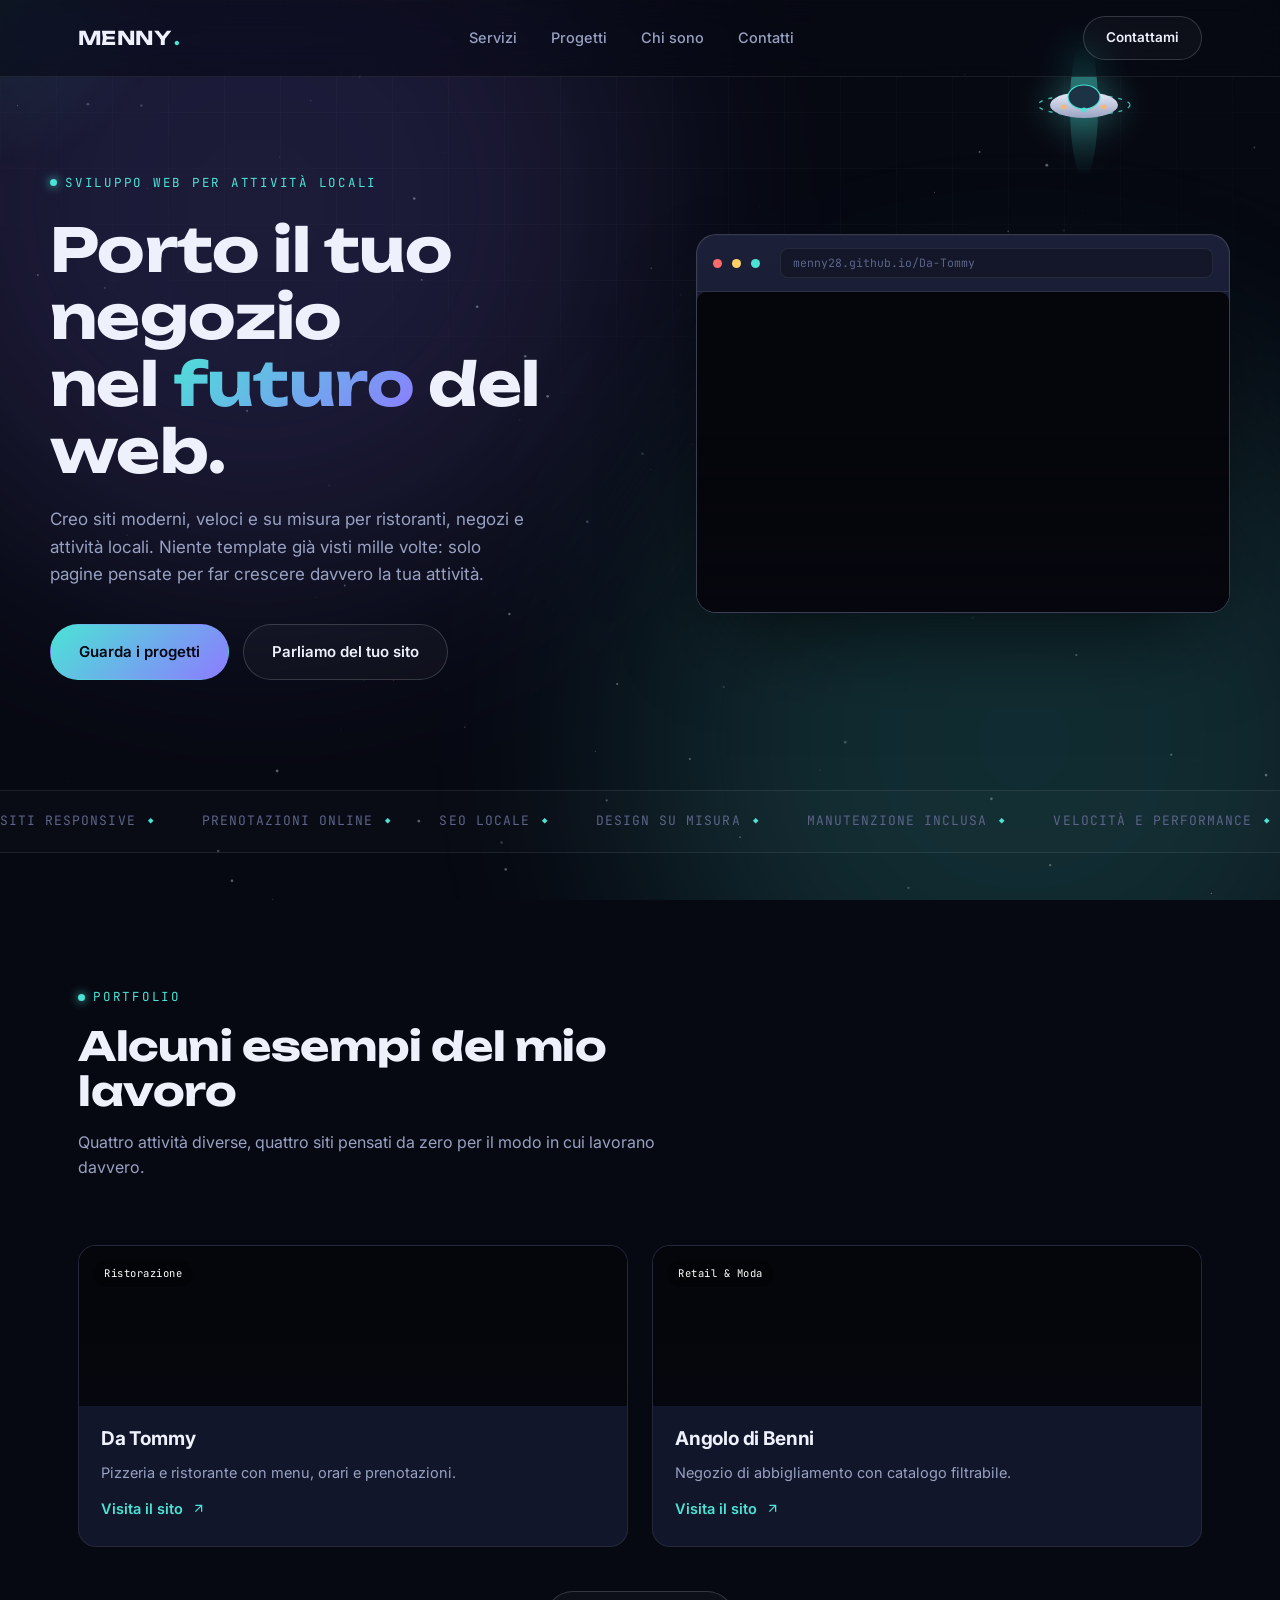
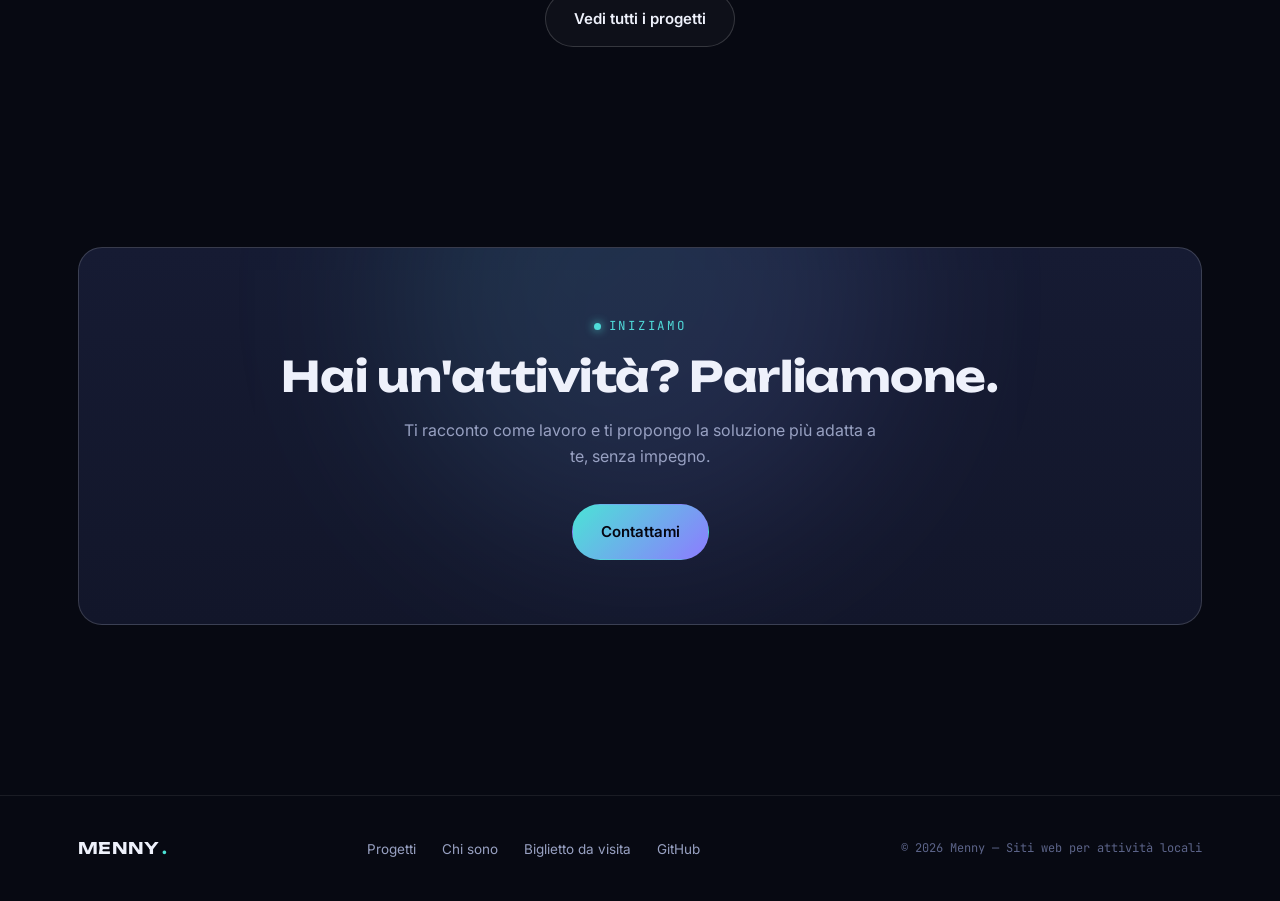
<file: index.html>
<!DOCTYPE html>
<html lang="it">
<head>
<meta charset="UTF-8">
<meta name="viewport" content="width=device-width, initial-scale=1.0">
<title>Menny — Siti web per attività locali</title>
<meta name="description" content="Creo siti web moderni e su misura per ristoranti, negozi e attività locali. Portfolio, progetti demo e contatti.">
<link rel="preconnect" href="https://fonts.googleapis.com">
<link rel="preconnect" href="https://fonts.gstatic.com" crossorigin>
<link href="https://fonts.googleapis.com/css2?family=Unbounded:wght@500;700;900&family=Inter:wght@400;500;600;700&family=JetBrains+Mono:wght@400;500&display=swap" rel="stylesheet">
<link rel="stylesheet" href="css/style.css">
</head>
<body>

<div id="scroll-progress" aria-hidden="true"></div>
<div id="cursor-glow" aria-hidden="true"></div>
<canvas id="starfield" aria-hidden="true"></canvas>
<div class="ambient" aria-hidden="true"></div>
<div class="grid-overlay" aria-hidden="true"></div>

<header>
  <nav>
    <a href="index.html" class="logo">MENNY<span>.</span></a>
    <ul class="nav-links">
      <li><a href="servizi.html">Servizi</a></li>
      <li><a href="progetti.html">Progetti</a></li>
      <li><a href="chi-sono.html">Chi sono</a></li>
      <li><a href="contatti.html">Contatti</a></li>
    </ul>
    <div class="nav-cta">
      <a href="contatti.html" class="btn btn-ghost btn-sm">Contattami</a>
    </div>
    <button class="menu-toggle" aria-label="Apri menu"><span></span><span></span><span></span></button>
  </nav>
</header>

<main>

  <section class="hero wrap">
    <div class="hero-copy hero-reveal">
      <span class="eyebrow">Sviluppo web per attività locali</span>
      <h1>Porto il tuo negozio<br>nel <span class="grad-text">futuro</span> del web.</h1>
      <p>Creo siti moderni, veloci e su misura per ristoranti, negozi e attività locali. Niente template già visti mille volte: solo pagine pensate per far crescere davvero la tua attività.</p>
      <div class="hero-actions">
        <a href="progetti.html" class="btn btn-primary">Guarda i progetti</a>
        <a href="contatti.html" class="btn btn-ghost">Parliamo del tuo sito</a>
      </div>
    </div>

    <div class="hud" aria-hidden="true">
      <div class="hud-bar">
        <div class="hud-dot"></div><div class="hud-dot"></div><div class="hud-dot"></div>
        <div class="hud-url" id="hud-url">menny28.github.io/Da-Tommy</div>
      </div>
      <div class="hud-stage">
        <div class="hud-frame is-active" data-url="menny28.github.io/Da-Tommy">
          <div class="site-preview" style="flex:1; border-radius:10px;">
            <iframe src="https://menny28.github.io/Da-Tommy/" loading="lazy" title="Anteprima Da Tommy" tabindex="-1"></iframe>
          </div>
          <div class="hud-caption">Ristorante · Pizzeria — <b>menu &amp; prenotazioni</b></div>
        </div>
        <div class="hud-frame" data-url="menny28.github.io/Dolce-Chiara">
          <div class="site-preview" style="flex:1; border-radius:10px;">
            <iframe src="https://menny28.github.io/Dolce-Chiara/" loading="lazy" title="Anteprima Dolce Chiara" tabindex="-1"></iframe>
          </div>
          <div class="hud-caption">Pasticceria &amp; caffetteria — <b>catalogo prodotti</b></div>
        </div>
        <div class="hud-frame" data-url="menny28.github.io/Angolo-di-Benni">
          <div class="site-preview" style="flex:1; border-radius:10px;">
            <iframe src="https://menny28.github.io/Angolo-di-Benni/" loading="lazy" title="Anteprima Angolo di Benni" tabindex="-1"></iframe>
          </div>
          <div class="hud-caption">Abbigliamento — <b>catalogo filtrabile</b></div>
        </div>
        <div class="hud-frame" data-url="menny28.github.io/Polleria-Osvaldo">
          <div class="site-preview" style="flex:1; border-radius:10px;">
            <iframe src="https://menny28.github.io/Polleria-Osvaldo/" loading="lazy" title="Anteprima La Polleria" tabindex="-1"></iframe>
          </div>
          <div class="hud-caption">Polleria · Rosticceria — <b>ordini WhatsApp</b></div>
        </div>
      </div>
    </div>

    <div class="ufo-wrap" aria-hidden="true">
      <svg viewBox="0 0 150 130" width="150" height="130">
        <ellipse class="ufo-beam" cx="75" cy="60" rx="14" ry="70" fill="url(#beamGrad)"/>
        <defs>
          <linearGradient id="beamGrad" x1="0" y1="0" x2="0" y2="1">
            <stop offset="0%" stop-color="#4be3d6" stop-opacity="0.55"/>
            <stop offset="100%" stop-color="#4be3d6" stop-opacity="0"/>
          </linearGradient>
          <linearGradient id="hullGrad" x1="0" y1="0" x2="0" y2="1">
            <stop offset="0%" stop-color="#e9ecf7"/>
            <stop offset="100%" stop-color="#9aa3c4"/>
          </linearGradient>
        </defs>
        <ellipse class="ufo-ring" cx="75" cy="58" rx="46" ry="10" fill="none" stroke="#4be3d6" stroke-width="1.4" stroke-dasharray="4 6" opacity="0.8"/>
        <ellipse cx="75" cy="58" rx="34" ry="13" fill="url(#hullGrad)"/>
        <ellipse cx="75" cy="50" rx="16" ry="12" fill="#161b33" stroke="#4be3d6" stroke-width="1.2"/>
        <ellipse cx="75" cy="50" rx="16" ry="12" fill="#4be3d6" opacity="0.12"/>
        <circle cx="55" cy="60" r="2.4" fill="#ffb463"/>
        <circle cx="75" cy="63" r="2.4" fill="#4be3d6"/>
        <circle cx="95" cy="60" r="2.4" fill="#ffb463"/>
      </svg>
    </div>
  </section>

  <div class="marquee-wrap">
    <div class="marquee" id="marquee">
      <span>Siti responsive</span><span>Prenotazioni online</span><span>SEO locale</span><span>Design su misura</span><span>Manutenzione inclusa</span><span>Velocità e performance</span>
      <span>Siti responsive</span><span>Prenotazioni online</span><span>SEO locale</span><span>Design su misura</span><span>Manutenzione inclusa</span><span>Velocità e performance</span>
    </div>
  </div>

  <section class="section">
    <div class="wrap">
      <div class="section-head reveal-up">
        <span class="eyebrow">Portfolio</span>
        <h2>Alcuni esempi del mio lavoro</h2>
        <p>Quattro attività diverse, quattro siti pensati da zero per il modo in cui lavorano davvero.</p>
      </div>
      <div class="projects">
        <a class="project-card reveal-up" href="https://menny28.github.io/Da-Tommy/" target="_blank" rel="noopener">
          <div class="project-top site-preview">
            <iframe src="https://menny28.github.io/Da-Tommy/" loading="lazy" title="Anteprima Da Tommy" tabindex="-1"></iframe>
            <span class="project-tag">Ristorazione</span>
          </div>
          <div class="project-body">
            <h3>Da Tommy</h3>
            <p>Pizzeria e ristorante con menu, orari e prenotazioni.</p>
            <span class="project-link">Visita il sito <svg viewBox="0 0 24 24" fill="none" stroke="currentColor" stroke-width="2"><path d="M7 17L17 7M7 7h10v10"/></svg></span>
          </div>
        </a>
        <a class="project-card reveal-up" href="https://menny28.github.io/Angolo-di-Benni/" target="_blank" rel="noopener">
          <div class="project-top site-preview">
            <iframe src="https://menny28.github.io/Angolo-di-Benni/" loading="lazy" title="Anteprima Angolo di Benni" tabindex="-1"></iframe>
            <span class="project-tag">Retail &amp; Moda</span>
          </div>
          <div class="project-body">
            <h3>Angolo di Benni</h3>
            <p>Negozio di abbigliamento con catalogo filtrabile.</p>
            <span class="project-link">Visita il sito <svg viewBox="0 0 24 24" fill="none" stroke="currentColor" stroke-width="2"><path d="M7 17L17 7M7 7h10v10"/></svg></span>
          </div>
        </a>
      </div>
      <div style="text-align:center; margin-top:44px;">
        <a href="progetti.html" class="btn btn-ghost reveal-up">Vedi tutti i progetti</a>
      </div>
    </div>
  </section>

  <section class="section compact">
    <div class="wrap">
      <div class="contact-panel reveal-up">
        <span class="eyebrow">Iniziamo</span>
        <h2 style="margin-top:16px;">Hai un'attività? Parliamone.</h2>
        <p>Ti racconto come lavoro e ti propongo la soluzione più adatta a te, senza impegno.</p>
        <div class="contact-actions">
          <a href="contatti.html" class="btn btn-primary">Contattami</a>
        </div>
      </div>
    </div>
  </section>

</main>

<footer>
  <div class="wrap footer-row">
    <a href="index.html" class="logo" style="font-size:16px;">MENNY<span>.</span></a>
    <ul class="footer-links">
      <li><a href="progetti.html">Progetti</a></li>
      <li><a href="chi-sono.html">Chi sono</a></li>
      <li><a href="biglietto-da-visita.html">Biglietto da visita</a></li>
      <li><a href="https://github.com/menny28" target="_blank" rel="noopener">GitHub</a></li>
    </ul>
    <span class="footer-note">© <span id="footer-year">2026</span> Menny — Siti web per attività locali</span>
  </div>
</footer>

<script src="js/main.js"></script>
</body>
</html>
</file>
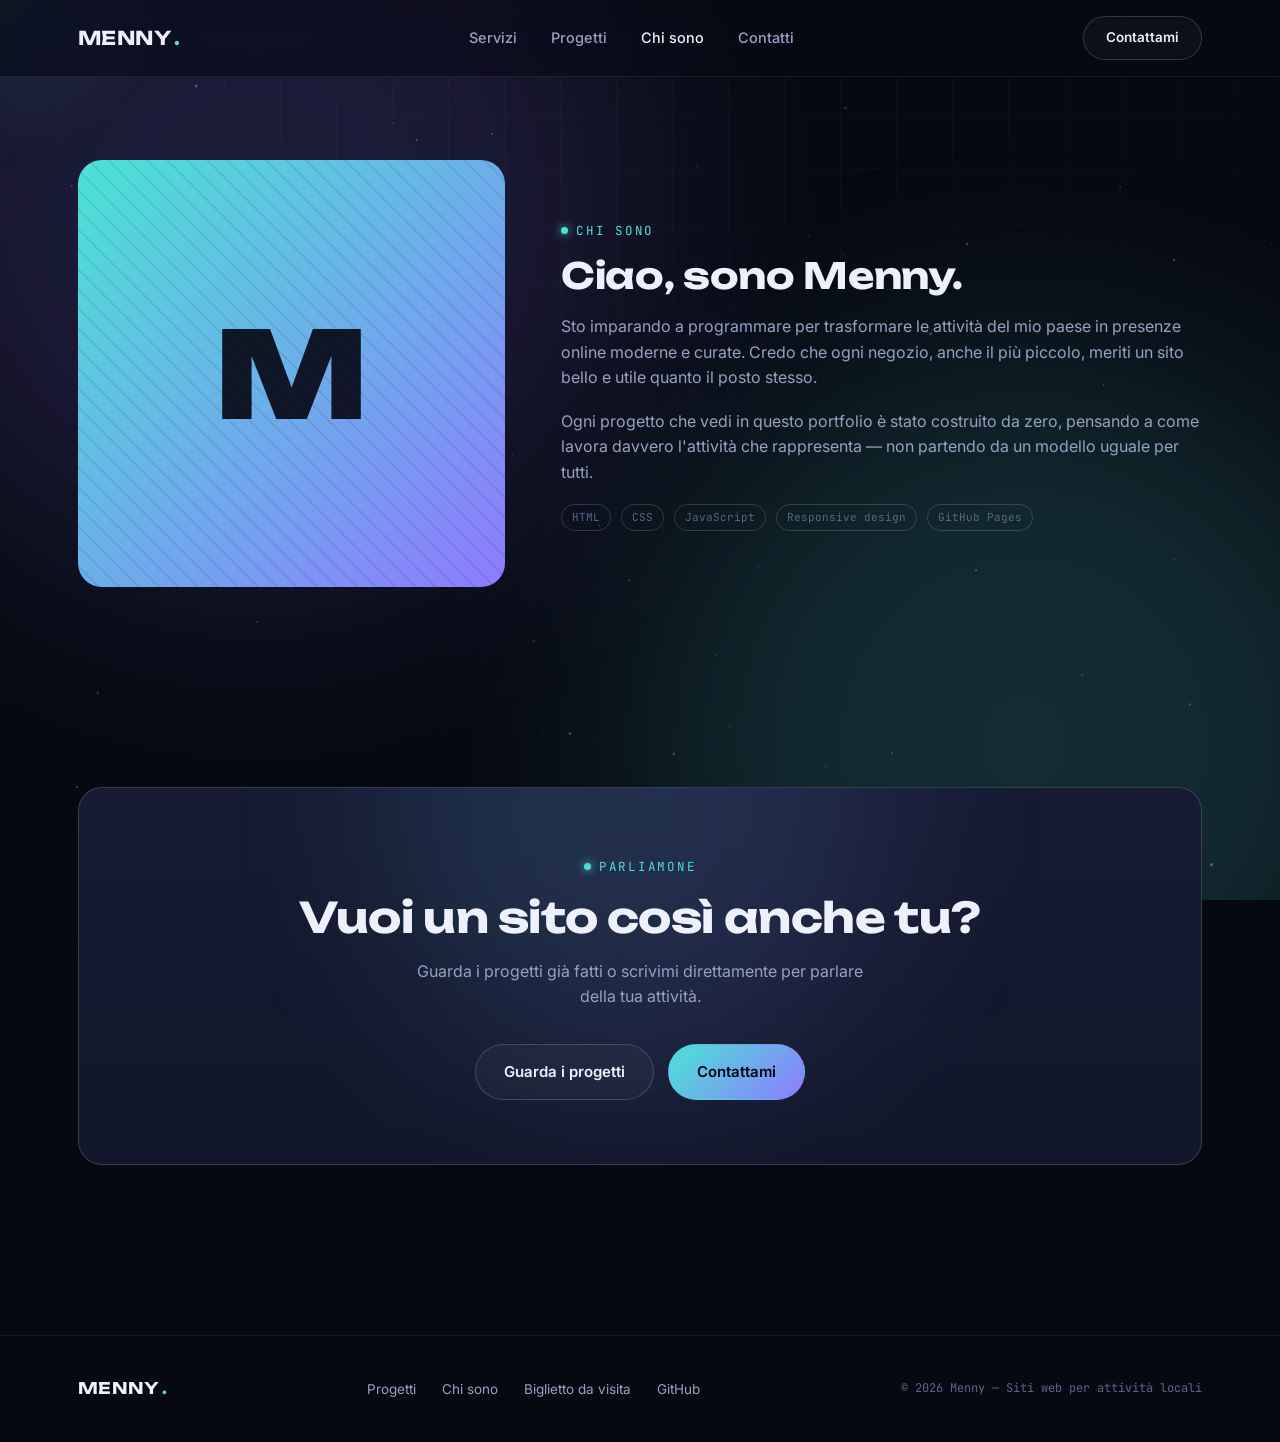
<file: chi-sono.html>
<!DOCTYPE html>
<html lang="it">
<head>
<meta charset="UTF-8">
<meta name="viewport" content="width=device-width, initial-scale=1.0">
<title>Chi sono — Menny</title>
<meta name="description" content="Chi sono e perché costruisco siti web per le attività del mio paese.">
<link rel="preconnect" href="https://fonts.googleapis.com">
<link rel="preconnect" href="https://fonts.gstatic.com" crossorigin>
<link href="https://fonts.googleapis.com/css2?family=Unbounded:wght@500;700;900&family=Inter:wght@400;500;600;700&family=JetBrains+Mono:wght@400;500&display=swap" rel="stylesheet">
<link rel="stylesheet" href="css/style.css">
</head>
<body>

<div id="scroll-progress" aria-hidden="true"></div>
<div id="cursor-glow" aria-hidden="true"></div>
<canvas id="starfield" aria-hidden="true"></canvas>
<div class="ambient" aria-hidden="true"></div>
<div class="grid-overlay" aria-hidden="true"></div>

<header>
  <nav>
    <a href="index.html" class="logo">MENNY<span>.</span></a>
    <ul class="nav-links">
      <li><a href="servizi.html">Servizi</a></li>
      <li><a href="progetti.html">Progetti</a></li>
      <li><a href="chi-sono.html" class="is-current">Chi sono</a></li>
      <li><a href="contatti.html">Contatti</a></li>
    </ul>
    <div class="nav-cta">
      <a href="contatti.html" class="btn btn-ghost btn-sm">Contattami</a>
    </div>
    <button class="menu-toggle" aria-label="Apri menu"><span></span><span></span><span></span></button>
  </nav>
</header>

<main>

  <section class="section" style="padding-top:160px;">
    <div class="wrap about">
      <div class="avatar-block reveal-up">
        <span class="avatar-mono">M</span>
      </div>
      <div class="about-text reveal-up">
        <span class="eyebrow">Chi sono</span>
        <h2>Ciao, sono Menny.</h2>
        <p>Sto imparando a programmare per trasformare le attività del mio paese in presenze online moderne e curate. Credo che ogni negozio, anche il più piccolo, meriti un sito bello e utile quanto il posto stesso.</p>
        <p>Ogni progetto che vedi in questo portfolio è stato costruito da zero, pensando a come lavora davvero l'attività che rappresenta — non partendo da un modello uguale per tutti.</p>
        <div class="skill-pills">
          <span class="pill">HTML</span><span class="pill">CSS</span><span class="pill">JavaScript</span><span class="pill">Responsive design</span><span class="pill">GitHub Pages</span>
        </div>
      </div>
    </div>
  </section>

  <section class="section compact">
    <div class="wrap">
      <div class="contact-panel reveal-up">
        <span class="eyebrow">Parliamone</span>
        <h2 style="margin-top:16px;">Vuoi un sito così anche tu?</h2>
        <p>Guarda i progetti già fatti o scrivimi direttamente per parlare della tua attività.</p>
        <div class="contact-actions">
          <a href="progetti.html" class="btn btn-ghost">Guarda i progetti</a>
          <a href="contatti.html" class="btn btn-primary">Contattami</a>
        </div>
      </div>
    </div>
  </section>

</main>

<footer>
  <div class="wrap footer-row">
    <a href="index.html" class="logo" style="font-size:16px;">MENNY<span>.</span></a>
    <ul class="footer-links">
      <li><a href="progetti.html">Progetti</a></li>
      <li><a href="chi-sono.html">Chi sono</a></li>
      <li><a href="biglietto-da-visita.html">Biglietto da visita</a></li>
      <li><a href="https://github.com/menny28" target="_blank" rel="noopener">GitHub</a></li>
    </ul>
    <span class="footer-note">© <span id="footer-year">2026</span> Menny — Siti web per attività locali</span>
  </div>
</footer>

<script src="js/main.js"></script>
</body>
</html>
</file>
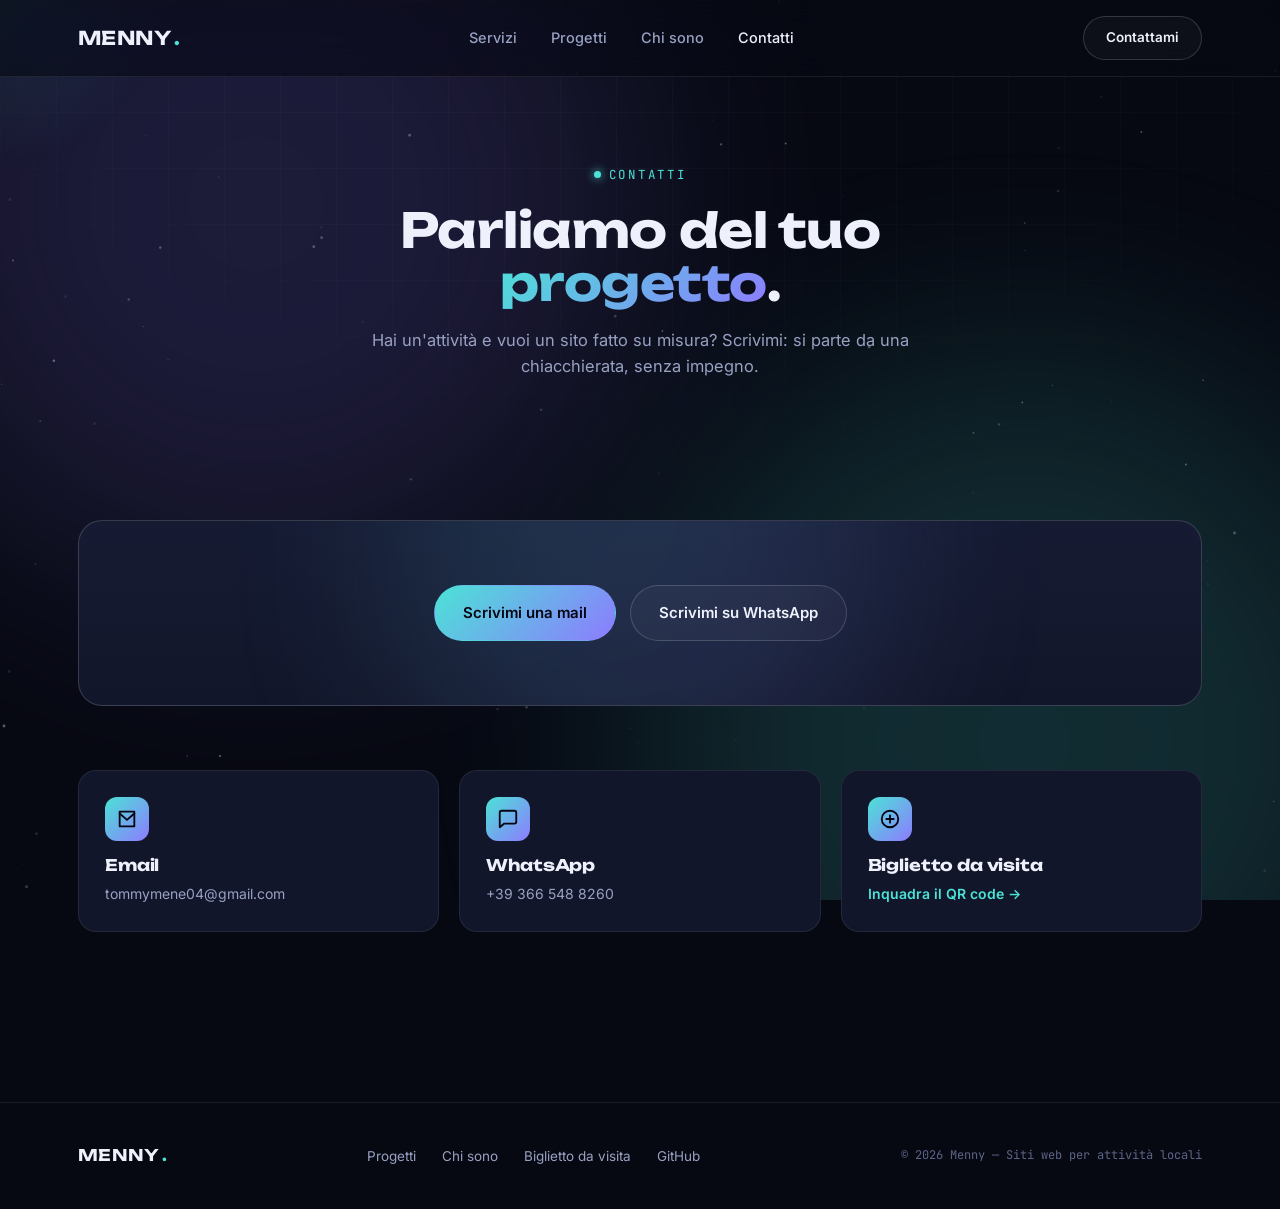
<file: contatti.html>
<!DOCTYPE html>
<html lang="it">
<head>
<meta charset="UTF-8">
<meta name="viewport" content="width=device-width, initial-scale=1.0">
<title>Contatti — Menny</title>
<meta name="description" content="Contattami per parlare del sito della tua attività: email o WhatsApp.">
<link rel="preconnect" href="https://fonts.googleapis.com">
<link rel="preconnect" href="https://fonts.gstatic.com" crossorigin>
<link href="https://fonts.googleapis.com/css2?family=Unbounded:wght@500;700;900&family=Inter:wght@400;500;600;700&family=JetBrains+Mono:wght@400;500&display=swap" rel="stylesheet">
<link rel="stylesheet" href="css/style.css">
</head>
<body>

<div id="scroll-progress" aria-hidden="true"></div>
<div id="cursor-glow" aria-hidden="true"></div>
<canvas id="starfield" aria-hidden="true"></canvas>
<div class="ambient" aria-hidden="true"></div>
<div class="grid-overlay" aria-hidden="true"></div>

<header>
  <nav>
    <a href="index.html" class="logo">MENNY<span>.</span></a>
    <ul class="nav-links">
      <li><a href="servizi.html">Servizi</a></li>
      <li><a href="progetti.html">Progetti</a></li>
      <li><a href="chi-sono.html">Chi sono</a></li>
      <li><a href="contatti.html" class="is-current">Contatti</a></li>
    </ul>
    <div class="nav-cta">
      <a href="contatti.html" class="btn btn-ghost btn-sm">Contattami</a>
    </div>
    <button class="menu-toggle" aria-label="Apri menu"><span></span><span></span><span></span></button>
  </nav>
</header>

<main>

  <section class="page-hero wrap">
    <span class="eyebrow">Contatti</span>
    <h1>Parliamo del tuo <span class="grad-text">progetto</span>.</h1>
    <p>Hai un'attività e vuoi un sito fatto su misura? Scrivimi: si parte da una chiacchierata, senza impegno.</p>
  </section>

  <section class="section compact">
    <div class="wrap">
      <div class="contact-panel reveal-up">
        <div class="contact-actions">
          <a href="mailto:tommymene04@gmail.com" class="btn btn-primary">Scrivimi una mail</a>
          <a href="https://wa.me/393665488260" target="_blank" rel="noopener" class="btn btn-ghost">Scrivimi su WhatsApp</a>
        </div>
      </div>

      <div class="contact-methods">
        <div class="contact-method reveal-up">
          <div class="service-icon"><svg viewBox="0 0 24 24" fill="none" stroke-width="2" stroke-linecap="round" stroke-linejoin="round"><path d="M4 4h16v16H4z"/><path d="M4 6l8 7 8-7"/></svg></div>
          <h3>Email</h3>
          <p>tommymene04@gmail.com</p>
        </div>
        <div class="contact-method reveal-up">
          <div class="service-icon"><svg viewBox="0 0 24 24" fill="none" stroke-width="2" stroke-linecap="round" stroke-linejoin="round"><path d="M21 15a2 2 0 0 1-2 2H8l-5 4V5a2 2 0 0 1 2-2h14a2 2 0 0 1 2 2z"/></svg></div>
          <h3>WhatsApp</h3>
          <p>+39 366 548 8260</p>
        </div>
        <div class="contact-method reveal-up">
          <div class="service-icon"><svg viewBox="0 0 24 24" fill="none" stroke-width="2" stroke-linecap="round" stroke-linejoin="round"><circle cx="12" cy="12" r="9"/><path d="M8 12h8M12 8v8"/></svg></div>
          <h3>Biglietto da visita</h3>
          <p><a href="biglietto-da-visita.html" style="color:var(--cyan); font-weight:600;">Inquadra il QR code →</a></p>
        </div>
      </div>
    </div>
  </section>

</main>

<footer>
  <div class="wrap footer-row">
    <a href="index.html" class="logo" style="font-size:16px;">MENNY<span>.</span></a>
    <ul class="footer-links">
      <li><a href="progetti.html">Progetti</a></li>
      <li><a href="chi-sono.html">Chi sono</a></li>
      <li><a href="biglietto-da-visita.html">Biglietto da visita</a></li>
      <li><a href="https://github.com/menny28" target="_blank" rel="noopener">GitHub</a></li>
    </ul>
    <span class="footer-note">© <span id="footer-year">2026</span> Menny — Siti web per attività locali</span>
  </div>
</footer>

<script src="js/main.js"></script>
</body>
</html>
</file>
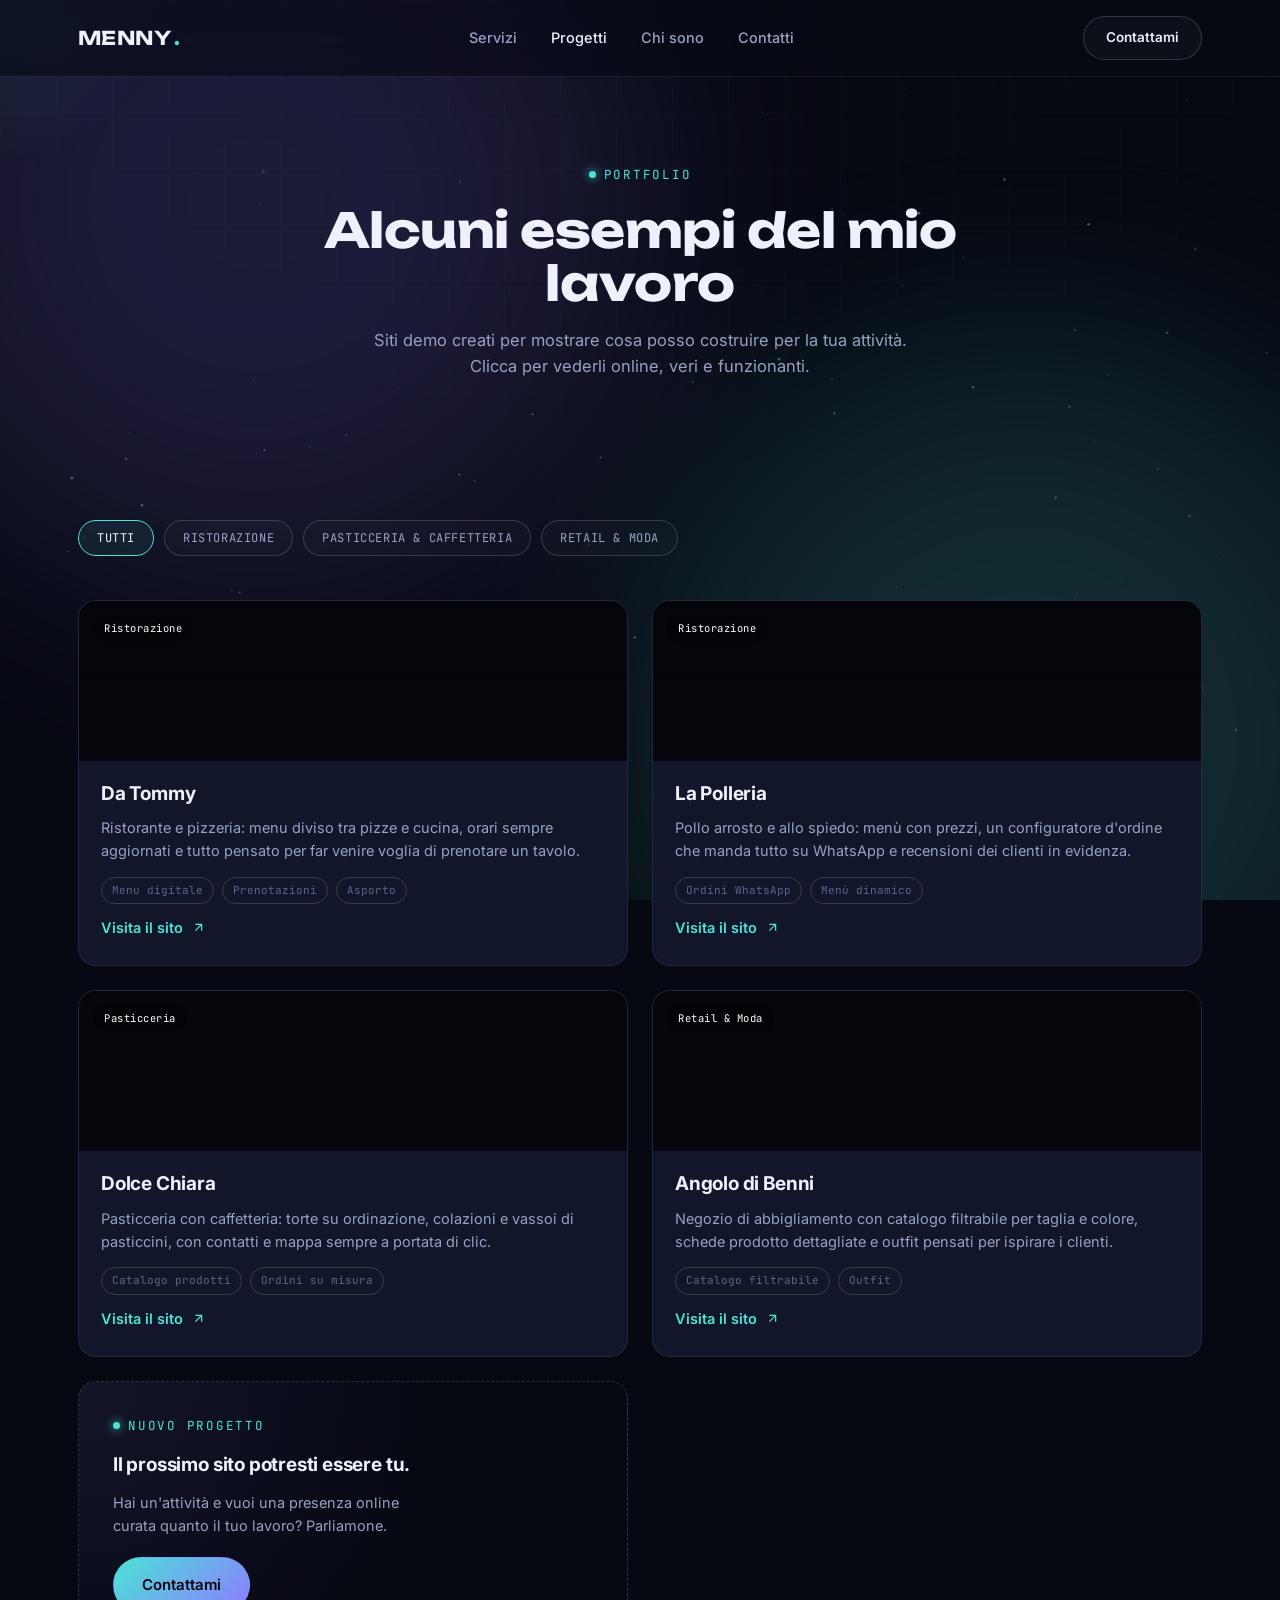
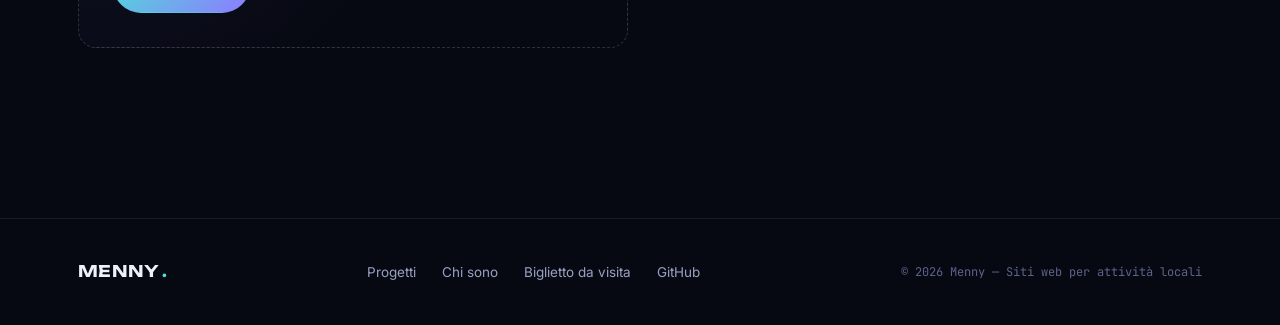
<file: progetti.html>
<!DOCTYPE html>
<html lang="it">
<head>
<meta charset="UTF-8">
<meta name="viewport" content="width=device-width, initial-scale=1.0">
<title>Progetti — Menny</title>
<meta name="description" content="Portfolio di siti demo creati per attività locali: ristorazione, pasticceria e retail. Anteprime live, cliccabili.">
<link rel="preconnect" href="https://fonts.googleapis.com">
<link rel="preconnect" href="https://fonts.gstatic.com" crossorigin>
<link href="https://fonts.googleapis.com/css2?family=Unbounded:wght@500;700;900&family=Inter:wght@400;500;600;700&family=JetBrains+Mono:wght@400;500&display=swap" rel="stylesheet">
<link rel="stylesheet" href="css/style.css">
</head>
<body>

<div id="scroll-progress" aria-hidden="true"></div>
<div id="cursor-glow" aria-hidden="true"></div>
<canvas id="starfield" aria-hidden="true"></canvas>
<div class="ambient" aria-hidden="true"></div>
<div class="grid-overlay" aria-hidden="true"></div>

<header>
  <nav>
    <a href="index.html" class="logo">MENNY<span>.</span></a>
    <ul class="nav-links">
      <li><a href="servizi.html">Servizi</a></li>
      <li><a href="progetti.html" class="is-current">Progetti</a></li>
      <li><a href="chi-sono.html">Chi sono</a></li>
      <li><a href="contatti.html">Contatti</a></li>
    </ul>
    <div class="nav-cta">
      <a href="contatti.html" class="btn btn-ghost btn-sm">Contattami</a>
    </div>
    <button class="menu-toggle" aria-label="Apri menu"><span></span><span></span><span></span></button>
  </nav>
</header>

<main>

  <section class="page-hero wrap">
    <span class="eyebrow">Portfolio</span>
    <h1>Alcuni esempi del mio lavoro</h1>
    <p>Siti demo creati per mostrare cosa posso costruire per la tua attività. Clicca per vederli online, veri e funzionanti.</p>
  </section>

  <section class="section compact">
    <div class="wrap">

      <div class="category-tabs reveal-up">
        <button class="category-tab is-active" data-filter="tutti">Tutti</button>
        <button class="category-tab" data-filter="ristorazione">Ristorazione</button>
        <button class="category-tab" data-filter="pasticceria">Pasticceria &amp; Caffetteria</button>
        <button class="category-tab" data-filter="retail">Retail &amp; Moda</button>
      </div>

      <div class="projects">

        <a class="project-card reveal-up" data-category="ristorazione" href="https://menny28.github.io/Da-Tommy/" target="_blank" rel="noopener">
          <div class="project-top site-preview">
            <iframe src="https://menny28.github.io/Da-Tommy/" loading="lazy" title="Anteprima Da Tommy" tabindex="-1"></iframe>
            <span class="project-tag">Ristorazione</span>
          </div>
          <div class="project-body">
            <h3>Da Tommy</h3>
            <p>Ristorante e pizzeria: menu diviso tra pizze e cucina, orari sempre aggiornati e tutto pensato per far venire voglia di prenotare un tavolo.</p>
            <div class="project-pills"><span class="pill">Menu digitale</span><span class="pill">Prenotazioni</span><span class="pill">Asporto</span></div>
            <span class="project-link">Visita il sito <svg viewBox="0 0 24 24" fill="none" stroke="currentColor" stroke-width="2"><path d="M7 17L17 7M7 7h10v10"/></svg></span>
          </div>
        </a>

        <a class="project-card reveal-up" data-category="ristorazione" href="https://menny28.github.io/Polleria-Osvaldo/" target="_blank" rel="noopener">
          <div class="project-top site-preview">
            <iframe src="https://menny28.github.io/Polleria-Osvaldo/" loading="lazy" title="Anteprima La Polleria" tabindex="-1"></iframe>
            <span class="project-tag">Ristorazione</span>
          </div>
          <div class="project-body">
            <h3>La Polleria</h3>
            <p>Pollo arrosto e allo spiedo: menù con prezzi, un configuratore d'ordine che manda tutto su WhatsApp e recensioni dei clienti in evidenza.</p>
            <div class="project-pills"><span class="pill">Ordini WhatsApp</span><span class="pill">Menù dinamico</span></div>
            <span class="project-link">Visita il sito <svg viewBox="0 0 24 24" fill="none" stroke="currentColor" stroke-width="2"><path d="M7 17L17 7M7 7h10v10"/></svg></span>
          </div>
        </a>

        <a class="project-card reveal-up" data-category="pasticceria" href="https://menny28.github.io/Dolce-Chiara/" target="_blank" rel="noopener">
          <div class="project-top site-preview">
            <iframe src="https://menny28.github.io/Dolce-Chiara/" loading="lazy" title="Anteprima Dolce Chiara" tabindex="-1"></iframe>
            <span class="project-tag">Pasticceria</span>
          </div>
          <div class="project-body">
            <h3>Dolce Chiara</h3>
            <p>Pasticceria con caffetteria: torte su ordinazione, colazioni e vassoi di pasticcini, con contatti e mappa sempre a portata di clic.</p>
            <div class="project-pills"><span class="pill">Catalogo prodotti</span><span class="pill">Ordini su misura</span></div>
            <span class="project-link">Visita il sito <svg viewBox="0 0 24 24" fill="none" stroke="currentColor" stroke-width="2"><path d="M7 17L17 7M7 7h10v10"/></svg></span>
          </div>
        </a>

        <a class="project-card reveal-up" data-category="retail" href="https://menny28.github.io/Angolo-di-Benni/" target="_blank" rel="noopener">
          <div class="project-top site-preview">
            <iframe src="https://menny28.github.io/Angolo-di-Benni/" loading="lazy" title="Anteprima Angolo di Benni" tabindex="-1"></iframe>
            <span class="project-tag">Retail &amp; Moda</span>
          </div>
          <div class="project-body">
            <h3>Angolo di Benni</h3>
            <p>Negozio di abbigliamento con catalogo filtrabile per taglia e colore, schede prodotto dettagliate e outfit pensati per ispirare i clienti.</p>
            <div class="project-pills"><span class="pill">Catalogo filtrabile</span><span class="pill">Outfit</span></div>
            <span class="project-link">Visita il sito <svg viewBox="0 0 24 24" fill="none" stroke="currentColor" stroke-width="2"><path d="M7 17L17 7M7 7h10v10"/></svg></span>
          </div>
        </a>

        <div class="project-cta reveal-up">
          <span class="eyebrow" style="margin-bottom:2px;">Nuovo progetto</span>
          <h3>Il prossimo sito potresti essere tu.</h3>
          <p>Hai un'attività e vuoi una presenza online curata quanto il tuo lavoro? Parliamone.</p>
          <a href="contatti.html" class="btn btn-primary" style="margin-top:4px;">Contattami</a>
        </div>

      </div>
    </div>
  </section>

</main>

<footer>
  <div class="wrap footer-row">
    <a href="index.html" class="logo" style="font-size:16px;">MENNY<span>.</span></a>
    <ul class="footer-links">
      <li><a href="progetti.html">Progetti</a></li>
      <li><a href="chi-sono.html">Chi sono</a></li>
      <li><a href="biglietto-da-visita.html">Biglietto da visita</a></li>
      <li><a href="https://github.com/menny28" target="_blank" rel="noopener">GitHub</a></li>
    </ul>
    <span class="footer-note">© <span id="footer-year">2026</span> Menny — Siti web per attività locali</span>
  </div>
</footer>

<script src="js/main.js"></script>
</body>
</html>
</file>
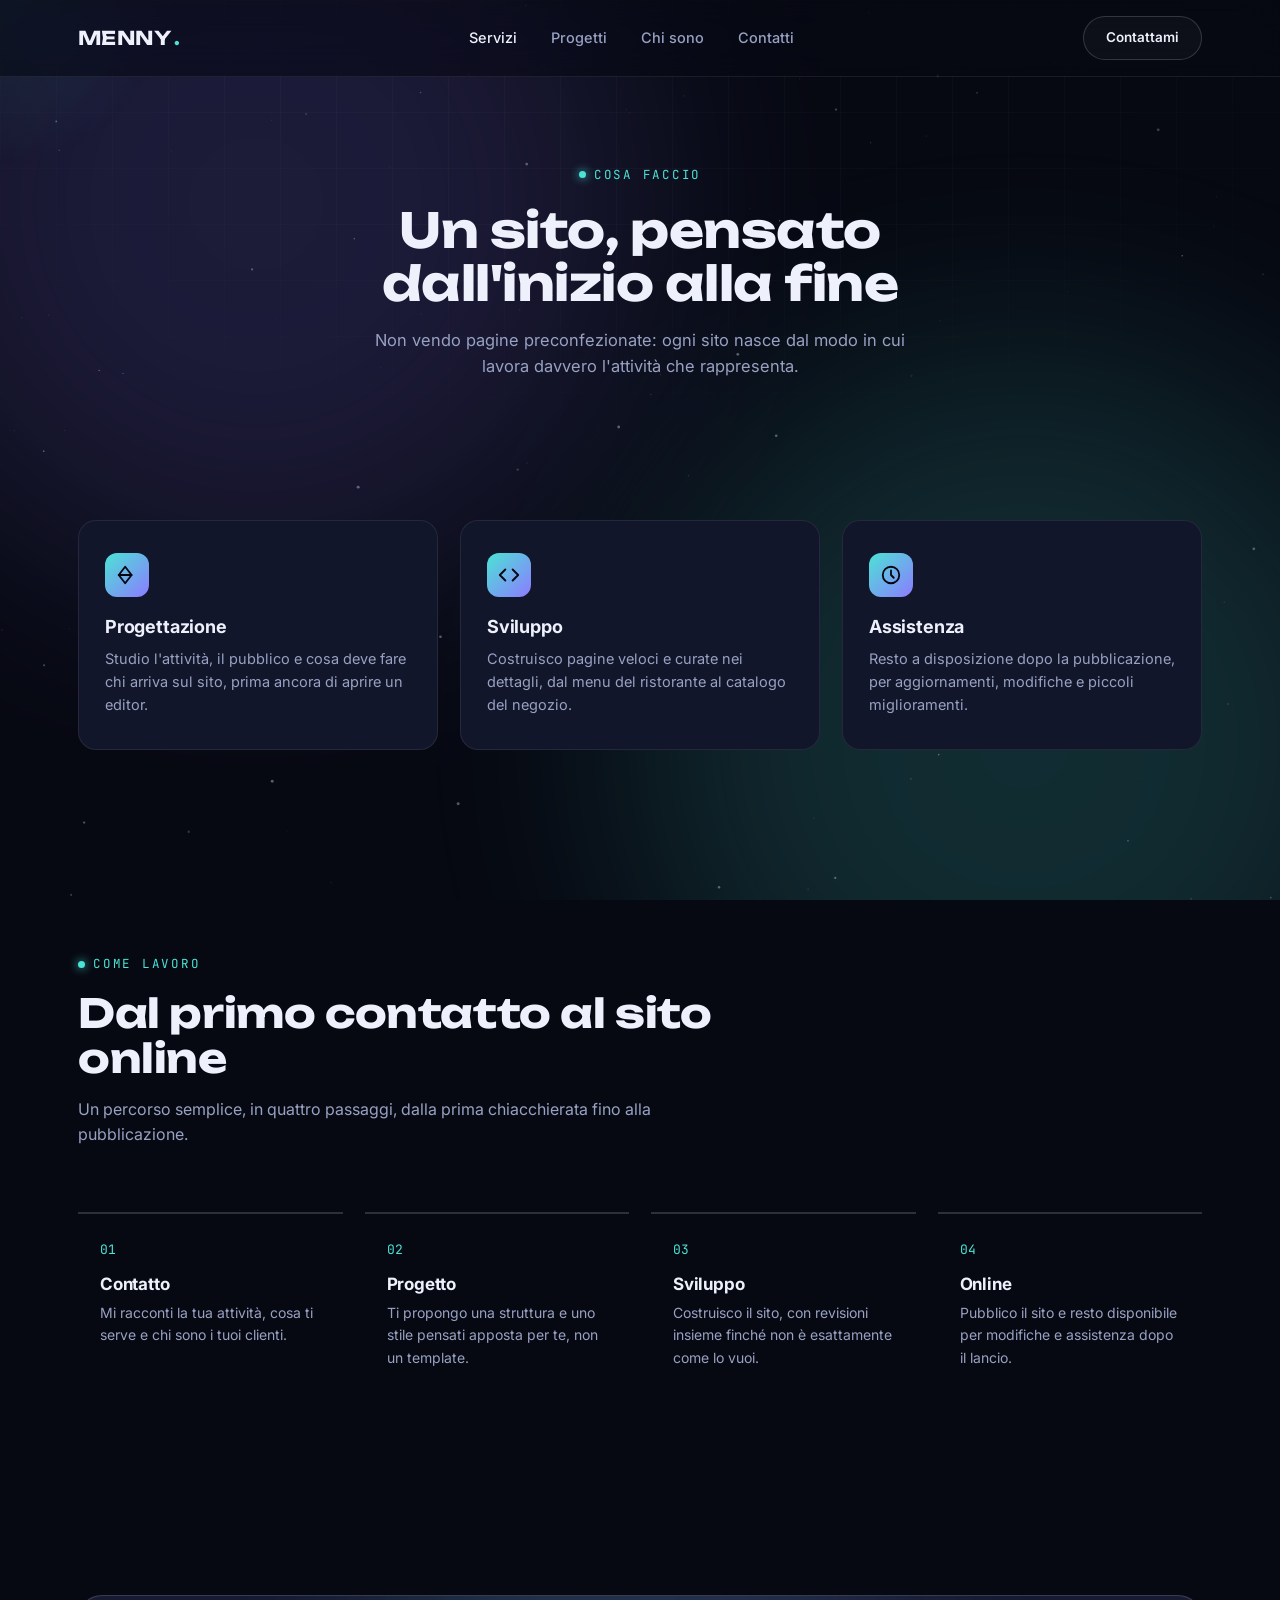
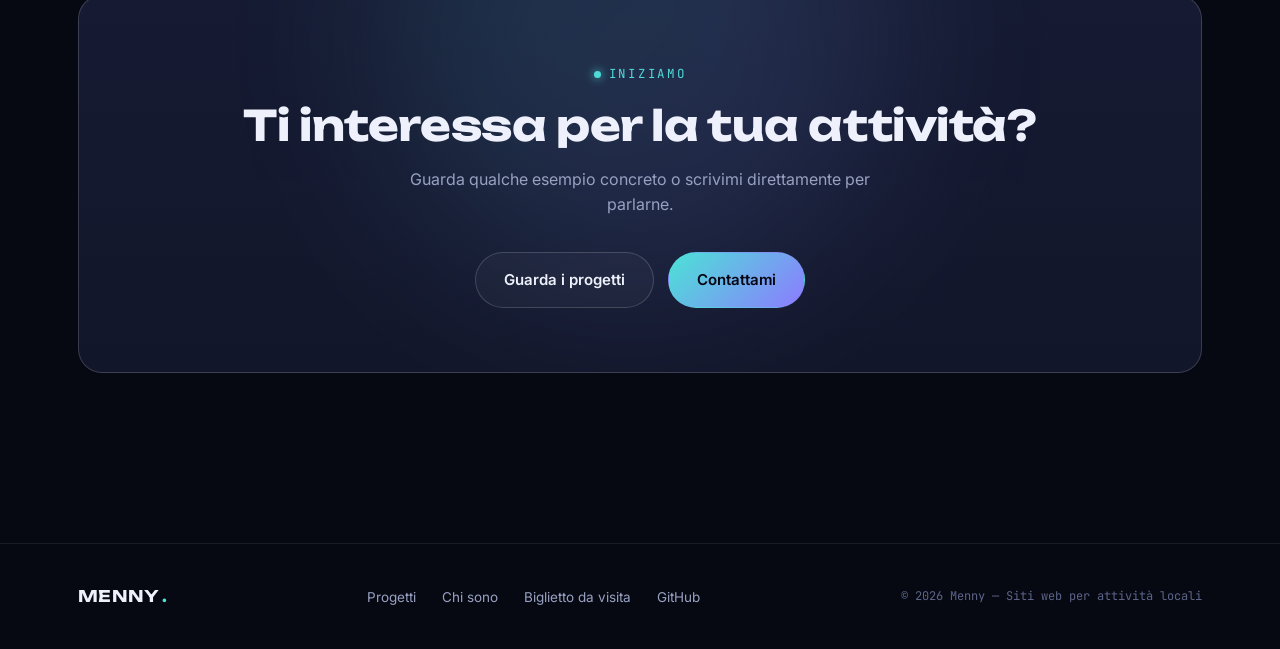
<file: servizi.html>
<!DOCTYPE html>
<html lang="it">
<head>
<meta charset="UTF-8">
<meta name="viewport" content="width=device-width, initial-scale=1.0">
<title>Servizi — Menny</title>
<meta name="description" content="Progettazione, sviluppo e assistenza: cosa faccio quando costruisco un sito per la tua attività, e come lavoro passo dopo passo.">
<link rel="preconnect" href="https://fonts.googleapis.com">
<link rel="preconnect" href="https://fonts.gstatic.com" crossorigin>
<link href="https://fonts.googleapis.com/css2?family=Unbounded:wght@500;700;900&family=Inter:wght@400;500;600;700&family=JetBrains+Mono:wght@400;500&display=swap" rel="stylesheet">
<link rel="stylesheet" href="css/style.css">
</head>
<body>

<div id="scroll-progress" aria-hidden="true"></div>
<div id="cursor-glow" aria-hidden="true"></div>
<canvas id="starfield" aria-hidden="true"></canvas>
<div class="ambient" aria-hidden="true"></div>
<div class="grid-overlay" aria-hidden="true"></div>

<header>
  <nav>
    <a href="index.html" class="logo">MENNY<span>.</span></a>
    <ul class="nav-links">
      <li><a href="servizi.html" class="is-current">Servizi</a></li>
      <li><a href="progetti.html">Progetti</a></li>
      <li><a href="chi-sono.html">Chi sono</a></li>
      <li><a href="contatti.html">Contatti</a></li>
    </ul>
    <div class="nav-cta">
      <a href="contatti.html" class="btn btn-ghost btn-sm">Contattami</a>
    </div>
    <button class="menu-toggle" aria-label="Apri menu"><span></span><span></span><span></span></button>
  </nav>
</header>

<main>

  <section class="page-hero wrap">
    <span class="eyebrow">Cosa faccio</span>
    <h1>Un sito, pensato dall'inizio alla fine</h1>
    <p>Non vendo pagine preconfezionate: ogni sito nasce dal modo in cui lavora davvero l'attività che rappresenta.</p>
  </section>

  <section class="section compact">
    <div class="wrap">
      <div class="services">
        <div class="service-card reveal-up">
          <div class="service-icon"><svg viewBox="0 0 24 24" fill="none" stroke-width="2" stroke-linecap="round" stroke-linejoin="round"><path d="M3 12l7-9 7 9-7 9-7-9z"/><path d="M3 12h14"/></svg></div>
          <h3>Progettazione</h3>
          <p>Studio l'attività, il pubblico e cosa deve fare chi arriva sul sito, prima ancora di aprire un editor.</p>
        </div>
        <div class="service-card reveal-up">
          <div class="service-icon"><svg viewBox="0 0 24 24" fill="none" stroke-width="2" stroke-linecap="round" stroke-linejoin="round"><path d="M16 18l6-6-6-6M8 6l-6 6 6 6"/></svg></div>
          <h3>Sviluppo</h3>
          <p>Costruisco pagine veloci e curate nei dettagli, dal menu del ristorante al catalogo del negozio.</p>
        </div>
        <div class="service-card reveal-up">
          <div class="service-icon"><svg viewBox="0 0 24 24" fill="none" stroke-width="2" stroke-linecap="round" stroke-linejoin="round"><circle cx="12" cy="12" r="9"/><path d="M12 7v5l3 3"/></svg></div>
          <h3>Assistenza</h3>
          <p>Resto a disposizione dopo la pubblicazione, per aggiornamenti, modifiche e piccoli miglioramenti.</p>
        </div>
      </div>
    </div>
  </section>

  <section class="section compact">
    <div class="wrap">
      <div class="section-head reveal-up">
        <span class="eyebrow">Come lavoro</span>
        <h2>Dal primo contatto al sito online</h2>
        <p>Un percorso semplice, in quattro passaggi, dalla prima chiacchierata fino alla pubblicazione.</p>
      </div>
      <div class="process">
        <div class="process-step reveal-up">
          <span class="process-num">01</span>
          <h3>Contatto</h3>
          <p>Mi racconti la tua attività, cosa ti serve e chi sono i tuoi clienti.</p>
        </div>
        <div class="process-step reveal-up">
          <span class="process-num">02</span>
          <h3>Progetto</h3>
          <p>Ti propongo una struttura e uno stile pensati apposta per te, non un template.</p>
        </div>
        <div class="process-step reveal-up">
          <span class="process-num">03</span>
          <h3>Sviluppo</h3>
          <p>Costruisco il sito, con revisioni insieme finché non è esattamente come lo vuoi.</p>
        </div>
        <div class="process-step reveal-up">
          <span class="process-num">04</span>
          <h3>Online</h3>
          <p>Pubblico il sito e resto disponibile per modifiche e assistenza dopo il lancio.</p>
        </div>
      </div>
    </div>
  </section>

  <section class="section compact">
    <div class="wrap">
      <div class="contact-panel reveal-up">
        <span class="eyebrow">Iniziamo</span>
        <h2 style="margin-top:16px;">Ti interessa per la tua attività?</h2>
        <p>Guarda qualche esempio concreto o scrivimi direttamente per parlarne.</p>
        <div class="contact-actions">
          <a href="progetti.html" class="btn btn-ghost">Guarda i progetti</a>
          <a href="contatti.html" class="btn btn-primary">Contattami</a>
        </div>
      </div>
    </div>
  </section>

</main>

<footer>
  <div class="wrap footer-row">
    <a href="index.html" class="logo" style="font-size:16px;">MENNY<span>.</span></a>
    <ul class="footer-links">
      <li><a href="progetti.html">Progetti</a></li>
      <li><a href="chi-sono.html">Chi sono</a></li>
      <li><a href="biglietto-da-visita.html">Biglietto da visita</a></li>
      <li><a href="https://github.com/menny28" target="_blank" rel="noopener">GitHub</a></li>
    </ul>
    <span class="footer-note">© <span id="footer-year">2026</span> Menny — Siti web per attività locali</span>
  </div>
</footer>

<script src="js/main.js"></script>
</body>
</html>
</file>
<file: css/style.css>
:root{
  --bg:#070912;
  --bg-alt:#0b0e1c;
  --panel:#12162a;
  --panel-2:#161b33;
  --border:rgba(255,255,255,0.08);
  --border-strong:rgba(255,255,255,0.16);
  --text:#eef1fb;
  --text-muted:#98a1c2;
  --text-dim:#5c6489;
  --cyan:#4be3d6;
  --amber:#ffb463;
  --violet:#8d7bff;
  --grad-1: linear-gradient(135deg, var(--cyan), var(--violet));
  --radius:18px;
  --maxw:1180px;
  --ff-display:'Unbounded', sans-serif;
  --ff-body:'Inter', sans-serif;
  --ff-mono:'JetBrains Mono', monospace;
}

*{box-sizing:border-box; margin:0; padding:0;}
html{scroll-behavior:smooth;}
body{
  background:var(--bg);
  color:var(--text);
  font-family:var(--ff-body);
  line-height:1.6;
  overflow-x:hidden;
  -webkit-font-smoothing:antialiased;
}
img{max-width:100%; display:block;}
a{color:inherit; text-decoration:none;}
ul{list-style:none;}
section{position:relative;}
.wrap{max-width:var(--maxw); margin:0 auto; padding:0 28px;}

.eyebrow{
  font-family:var(--ff-mono);
  font-size:12.5px;
  letter-spacing:0.14em;
  text-transform:uppercase;
  color:var(--cyan);
  display:inline-flex;
  align-items:center;
  gap:8px;
}
.eyebrow::before{
  content:"";
  width:7px; height:7px; border-radius:50%;
  background:var(--cyan);
  box-shadow:0 0 10px var(--cyan);
  animation:pulse 2s ease-in-out infinite;
}
@keyframes pulse{
  0%,100%{opacity:1; transform:scale(1);}
  50%{opacity:.45; transform:scale(.8);}
}
h1,h2,h3{font-family:var(--ff-display); line-height:1.12; letter-spacing:-0.01em;}
.grad-text{
  background:var(--grad-1);
  -webkit-background-clip:text;
  background-clip:text;
  -webkit-text-fill-color:transparent;
}

.btn{
  font-family:var(--ff-body);
  font-weight:600;
  font-size:15px;
  padding:15px 28px;
  border-radius:999px;
  display:inline-flex;
  align-items:center;
  gap:10px;
  cursor:pointer;
  border:1px solid transparent;
  transition:transform .25s ease, box-shadow .25s ease, background .25s ease, border-color .25s ease;
}
.btn:focus-visible{outline:2px solid var(--cyan); outline-offset:3px;}
.btn-primary{ background:var(--grad-1); color:#050612; }
.btn-primary:hover{transform:translateY(-2px); box-shadow:0 10px 30px -8px rgba(75,227,214,0.45);}
.btn-ghost{ background:rgba(255,255,255,0.03); border-color:var(--border-strong); color:var(--text); }
.btn-ghost:hover{background:rgba(255,255,255,0.07); transform:translateY(-2px);}
.btn-sm{padding:10px 22px; font-size:13.5px;}

/* ---------- ambient background ---------- */
.ambient{ position:fixed; inset:0; z-index:-1; overflow:hidden; pointer-events:none; }
.ambient::before, .ambient::after{
  content:""; position:absolute; width:60vw; height:60vw; border-radius:50%;
  filter:blur(120px); opacity:0.16;
}
.ambient::before{ background:var(--violet); top:-20%; left:-10%; animation:drift1 22s ease-in-out infinite alternate; }
.ambient::after{ background:var(--cyan); bottom:-25%; right:-10%; animation:drift2 26s ease-in-out infinite alternate; }
@keyframes drift1{ to{ transform:translate(6%, 8%) scale(1.1);} }
@keyframes drift2{ to{ transform:translate(-8%, -6%) scale(1.15);} }
.grid-overlay{
  position:fixed; inset:0; z-index:-1;
  background-image:
    linear-gradient(rgba(255,255,255,0.025) 1px, transparent 1px),
    linear-gradient(90deg, rgba(255,255,255,0.025) 1px, transparent 1px);
  background-size:56px 56px;
  mask-image:radial-gradient(ellipse 80% 60% at 50% 0%, #000 40%, transparent 90%);
}
#starfield{ position:fixed; inset:0; z-index:-1; opacity:.55; }
#cursor-glow{
  position:fixed; top:0; left:0; width:340px; height:340px; border-radius:50%;
  background:radial-gradient(circle, rgba(75,227,214,0.10), transparent 70%);
  transform:translate(-50%,-50%); pointer-events:none; z-index:60;
}
@media (max-width:980px){ #cursor-glow{ display:none; } }
#scroll-progress{
  position:fixed; top:0; left:0; height:2.5px; width:0%;
  background:var(--grad-1); z-index:200;
  box-shadow:0 0 10px rgba(75,227,214,0.6);
}

/* ---------- ufo ---------- */
.ufo-wrap{
  position:absolute; top:6%; right:6%; width:150px; z-index:2;
  animation:ufo-float 7s ease-in-out infinite;
  filter:drop-shadow(0 0 18px rgba(75,227,214,0.45));
  pointer-events:none;
}
@keyframes ufo-float{
  0%,100%{ transform:translate(0,0) rotate(-2deg); }
  50%{ transform:translate(-10px,-16px) rotate(2deg); }
}
.ufo-beam{ transform-origin:top center; animation:beam-pulse 3.2s ease-in-out infinite; }
@keyframes beam-pulse{ 0%,100%{ opacity:.18; } 50%{ opacity:.5; } }
.ufo-ring{ animation:ufo-spin 5s linear infinite; transform-origin:75px 78px; }
@keyframes ufo-spin{ to{ transform:rotate(360deg); } }
@media (max-width:980px){ .ufo-wrap{ display:none; } }

/* ---------- nav ---------- */
header{
  position:fixed; top:0; left:0; right:0; z-index:100;
  background:rgba(7,9,18,0.6);
  backdrop-filter:blur(16px) saturate(140%);
  border-bottom:1px solid var(--border);
}
nav{
  max-width:var(--maxw); margin:0 auto; padding:16px 28px;
  display:flex; align-items:center; justify-content:space-between;
}
.logo{
  font-family:var(--ff-display); font-weight:700; font-size:19px; letter-spacing:0.02em;
  display:flex; align-items:center; gap:2px;
}
.logo span{color:var(--cyan);}
.nav-links{display:flex; align-items:center; gap:34px;}
.nav-links a{
  font-size:14.5px; color:var(--text-muted); font-weight:500;
  transition:color .2s ease;
}
.nav-links a:hover, .nav-links a.is-current{color:var(--text);}
.nav-cta{display:flex; align-items:center; gap:16px;}
.menu-toggle{ display:none; flex-direction:column; gap:5px; background:none; border:none; cursor:pointer; padding:8px; }
.menu-toggle span{width:22px; height:2px; background:var(--text); border-radius:2px;}

/* ---------- hero (home) ---------- */
.hero{
  padding:168px 0 110px;
  display:grid; grid-template-columns:1.05fr 0.95fr; gap:56px; align-items:center;
}
.hero-copy h1{ font-size:clamp(38px, 5vw, 60px); margin:22px 0 22px; }
.hero-copy p{ font-size:17px; color:var(--text-muted); max-width:480px; margin-bottom:36px; }
.hero-actions{display:flex; gap:14px; flex-wrap:wrap;}
.hero-reveal > *{ opacity:0; transform:translateY(18px); animation:reveal .8s cubic-bezier(.2,.7,.2,1) forwards; }
.hero-reveal > *:nth-child(1){animation-delay:.05s;}
.hero-reveal > *:nth-child(2){animation-delay:.18s;}
.hero-reveal > *:nth-child(3){animation-delay:.32s;}
@keyframes reveal{ to{opacity:1; transform:translateY(0);} }

/* ---------- page hero (pagine interne) ---------- */
.page-hero{
  padding:160px 0 70px; text-align:center;
}
.page-hero .eyebrow{justify-content:center;}
.page-hero h1{ font-size:clamp(32px, 4.4vw, 48px); margin:18px auto 16px; max-width:720px; }
.page-hero p{ color:var(--text-muted); max-width:560px; margin:0 auto; font-size:16.5px; }

/* ---------- browser HUD mockup ---------- */
.hud{
  position:relative; border-radius:20px; border:1px solid var(--border-strong);
  background:linear-gradient(180deg, var(--panel-2), var(--panel));
  box-shadow:0 40px 90px -30px rgba(0,0,0,0.7), 0 0 0 1px rgba(255,255,255,0.02) inset;
  overflow:hidden;
  opacity:0; transform:translateY(24px) scale(.98);
  animation:reveal .9s cubic-bezier(.2,.7,.2,1) forwards; animation-delay:.3s;
}
.hud-bar{ display:flex; align-items:center; gap:10px; padding:13px 16px; border-bottom:1px solid var(--border); background:rgba(255,255,255,0.02); }
.hud-dot{width:9px; height:9px; border-radius:50%;}
.hud-dot:nth-child(1){background:#ff6b6b;}
.hud-dot:nth-child(2){background:#ffd166;}
.hud-dot:nth-child(3){background:#4be3d6;}
.hud-url{
  margin-left:10px; font-family:var(--ff-mono); font-size:11.5px; color:var(--text-dim);
  background:rgba(0,0,0,0.25); border:1px solid var(--border); border-radius:8px;
  padding:5px 12px; flex:1; overflow:hidden; white-space:nowrap; text-overflow:ellipsis;
}
.hud-stage{position:relative; height:320px;}
.hud-frame{ position:absolute; inset:0; padding:22px; display:flex; flex-direction:column; gap:14px; opacity:0; transition:opacity .8s ease; }
.hud-frame.is-active{opacity:1;}
.hud-caption{ font-family:var(--ff-mono); font-size:11px; color:var(--text-dim); }
.hud-caption b{color:var(--text);}

/* ---------- anteprima live (iframe) ---------- */
.site-preview{ position:relative; overflow:hidden; background:#05060b; }
.site-preview iframe{
  position:absolute; top:0; left:0; width:400%; height:400%;
  transform:scale(0.25); transform-origin:0 0; border:none; pointer-events:none; background:#05060b;
}
.site-preview::after{ content:""; position:absolute; inset:0; background:linear-gradient(180deg, rgba(6,7,14,0) 45%, rgba(6,7,14,0.92) 100%); }
.hud-stage .site-preview{position:absolute; inset:0;}

/* ---------- marquee ---------- */
.marquee-wrap{ border-top:1px solid var(--border); border-bottom:1px solid var(--border); padding:20px 0; overflow:hidden; background:rgba(255,255,255,0.015); }
.marquee{ display:flex; gap:48px; white-space:nowrap; animation:scroll-left 26s linear infinite; width:max-content; }
.marquee span{ font-family:var(--ff-mono); font-size:13px; letter-spacing:.08em; color:var(--text-dim); display:flex; align-items:center; gap:12px; text-transform:uppercase; }
.marquee span::after{content:"◆"; color:var(--cyan); font-size:9px;}
@keyframes scroll-left{ from{transform:translateX(0);} to{transform:translateX(-50%);} }

/* ---------- sezioni generiche ---------- */
.section{padding:130px 0;}
.section.compact{padding:70px 0 130px;}
.section-head{max-width:640px; margin-bottom:64px;}
.section-head.centered{max-width:640px; margin:0 auto 56px; text-align:center;}
.section-head h2{font-size:clamp(28px,3.4vw,40px); margin-top:16px;}
.section-head p{color:var(--text-muted); margin-top:16px; font-size:16px;}
.reveal-up{opacity:0; transform:translateY(30px); transition:opacity .8s ease, transform .8s cubic-bezier(.2,.7,.2,1);}
.reveal-up.in-view{opacity:1; transform:translateY(0);}

/* ---------- servizi ---------- */
.services{display:grid; grid-template-columns:repeat(3,1fr); gap:22px;}
.service-card{ background:var(--panel); border:1px solid var(--border); border-radius:var(--radius); padding:32px 26px; transition:border-color .3s ease, transform .3s ease; }
.service-card:hover{border-color:var(--border-strong); transform:translateY(-4px);}
.service-icon{ width:44px; height:44px; border-radius:12px; display:flex; align-items:center; justify-content:center; background:var(--grad-1); margin-bottom:20px; }
.service-icon svg{width:22px; height:22px; stroke:#050612;}
.service-card h3{font-size:18px; font-family:var(--ff-body); font-weight:700; margin-bottom:10px;}
.service-card p{color:var(--text-muted); font-size:14.5px;}

/* ---------- filtro categorie progetti ---------- */
.category-tabs{ display:flex; gap:10px; flex-wrap:wrap; margin-bottom:44px; }
.category-tab{
  font-family:var(--ff-mono); font-size:12px; letter-spacing:.05em; text-transform:uppercase;
  padding:9px 18px; border-radius:999px; border:1px solid var(--border-strong);
  background:rgba(255,255,255,0.02); color:var(--text-muted); cursor:pointer; transition:all .25s ease;
}
.category-tab.is-active, .category-tab:hover{ color:var(--text); border-color:var(--cyan); background:rgba(75,227,214,0.08); }

/* ---------- progetti ---------- */
.projects{display:grid; grid-template-columns:repeat(2,1fr); gap:24px;}
.project-card{
  background:var(--panel); border:1px solid var(--border); border-radius:var(--radius);
  overflow:hidden; transition:transform .35s ease, border-color .35s ease, box-shadow .35s ease;
  display:flex; flex-direction:column;
}
.project-card:hover{transform:translateY(-6px); border-color:var(--border-strong); box-shadow:0 30px 60px -30px rgba(0,0,0,0.6);}
.project-top{height:160px;}
.project-tag{
  position:absolute; top:14px; left:14px; z-index:2;
  font-family:var(--ff-mono); font-size:10.5px; letter-spacing:.05em;
  background:rgba(0,0,0,0.32); color:#fff; padding:5px 11px; border-radius:999px;
}
.project-body{padding:22px 22px 26px; display:flex; flex-direction:column; gap:12px; flex:1;}
.project-body h3{font-family:var(--ff-body); font-size:19px; font-weight:700;}
.project-body p{color:var(--text-muted); font-size:14.5px;}
.project-pills{display:flex; flex-wrap:wrap; gap:8px; margin-top:2px;}
.pill{ font-family:var(--ff-mono); font-size:11px; color:var(--text-dim); border:1px solid var(--border-strong); padding:4px 10px; border-radius:999px; }
.project-link{ margin-top:auto; display:inline-flex; align-items:center; gap:8px; font-weight:600; font-size:14.5px; color:var(--cyan); }
.project-link svg{width:15px; height:15px; transition:transform .25s ease;}
.project-card:hover .project-link svg{transform:translate(3px,-3px);}
.project-cta{
  display:flex; flex-direction:column; align-items:flex-start; justify-content:center; gap:16px;
  padding:34px; border:1px dashed var(--border-strong); border-radius:var(--radius);
  background:radial-gradient(circle at top left, rgba(141,123,255,0.1), transparent 60%);
}
.project-cta h3{font-family:var(--ff-body); font-size:19px; font-weight:700;}
.project-cta p{color:var(--text-muted); font-size:14.5px; max-width:320px;}

/* ---------- metodo ---------- */
.process{display:grid; grid-template-columns:repeat(4,1fr); gap:22px;}
.process-step{padding:26px 22px; border-top:2px solid var(--border-strong); position:relative;}
.process-num{font-family:var(--ff-mono); font-size:13px; color:var(--cyan); margin-bottom:14px; display:block;}
.process-step h3{font-family:var(--ff-body); font-size:17px; font-weight:700; margin-bottom:8px;}
.process-step p{color:var(--text-muted); font-size:14px;}

/* ---------- chi sono ---------- */
.about{display:grid; grid-template-columns:0.8fr 1.2fr; gap:56px; align-items:center;}
.avatar-block{
  aspect-ratio:1; border-radius:24px; background:var(--grad-1);
  display:flex; align-items:center; justify-content:center; position:relative; overflow:hidden;
}
.avatar-block::before{ content:""; position:absolute; inset:0; background:repeating-linear-gradient(45deg, rgba(0,0,0,0.08) 0 2px, transparent 2px 14px); }
.avatar-mono{font-family:var(--ff-display); font-weight:900; font-size:120px; color:rgba(5,6,18,0.9);}
.about-text h2{font-size:clamp(26px,3vw,36px); margin:14px 0 18px;}
.about-text p{color:var(--text-muted); font-size:16px; margin-bottom:18px;}
.skill-pills{display:flex; flex-wrap:wrap; gap:10px; margin-top:14px;}

/* ---------- contatti ---------- */
.contact-panel{
  border-radius:24px; padding:64px 56px; text-align:center; position:relative; overflow:hidden;
  background:linear-gradient(180deg, var(--panel-2), var(--panel)); border:1px solid var(--border-strong);
}
.contact-panel::before{
  content:""; position:absolute; width:500px; height:500px; border-radius:50%;
  background:var(--grad-1); opacity:.14; filter:blur(90px); top:-200px; left:50%; transform:translateX(-50%);
}
.contact-panel h2{font-size:clamp(28px,3.6vw,42px); position:relative;}
.contact-panel p{color:var(--text-muted); max-width:480px; margin:18px auto 34px; position:relative; font-size:16px;}
.contact-actions{display:flex; gap:14px; justify-content:center; flex-wrap:wrap; position:relative;}
.contact-methods{display:grid; grid-template-columns:repeat(3,1fr); gap:20px; margin-top:64px;}
.contact-method{background:var(--panel); border:1px solid var(--border); border-radius:var(--radius); padding:26px; text-align:left;}
.contact-method .service-icon{margin-bottom:16px;}
.contact-method h3{font-size:16px; margin-bottom:8px;}
.contact-method p{color:var(--text-muted); font-size:14px;}

/* ---------- biglietto da visita / QR ---------- */
.card-stage{display:flex; justify-content:center; padding:20px 0 60px;}
.business-card{
  width:100%; max-width:380px; border-radius:22px; border:1px solid var(--border-strong);
  background:linear-gradient(160deg, var(--panel-2), var(--panel));
  padding:38px 34px; text-align:center; box-shadow:0 40px 90px -30px rgba(0,0,0,.7);
}
.business-card .logo{justify-content:center; margin-bottom:6px;}
.business-card .tagline{
  font-family:var(--ff-mono); font-size:11px; color:var(--text-dim);
  letter-spacing:.08em; text-transform:uppercase; margin-bottom:26px;
}
#qr-holder{ background:#fff; padding:16px; border-radius:14px; display:inline-block; margin-bottom:22px; line-height:0; }
.business-card .site-url{font-family:var(--ff-mono); font-size:12.5px; color:var(--cyan); word-break:break-all;}
.card-actions{display:flex; gap:12px; justify-content:center; margin-top:30px; flex-wrap:wrap;}

footer{ border-top:1px solid var(--border); padding:40px 0; margin-top:40px; }
.footer-row{display:flex; justify-content:space-between; align-items:center; flex-wrap:wrap; gap:16px;}
.footer-links{display:flex; gap:26px; flex-wrap:wrap;}
.footer-links a{font-size:13.5px; color:var(--text-muted);}
.footer-links a:hover{color:var(--text);}
.footer-note{font-family:var(--ff-mono); font-size:12px; color:var(--text-dim);}

@media (prefers-reduced-motion: reduce){ *{animation:none !important; transition:none !important;} }

@media print{
  header, footer, .ambient, .grid-overlay, #starfield, #cursor-glow, #scroll-progress, .ufo-wrap, .card-actions{ display:none !important; }
  body{background:#fff; color:#000;}
  .business-card{box-shadow:none; border:1px solid #000;}
  .card-stage{padding:0;}
}

@media (max-width:980px){
  .hero{grid-template-columns:1fr; padding-top:140px;}
  .about{grid-template-columns:1fr;}
  .avatar-block{max-width:260px; margin:0 auto;}
  .services, .process, .contact-methods{grid-template-columns:1fr 1fr;}
  .projects{grid-template-columns:1fr;}
}
@media (max-width:720px){
  .nav-links, .nav-cta .btn-ghost{display:none;}
  .menu-toggle{display:flex;}
  .services, .process, .contact-methods{grid-template-columns:1fr;}
  .contact-panel{padding:44px 24px;}
  .section{padding:90px 0;}
  .page-hero{padding:140px 0 50px;}
}
</file>
